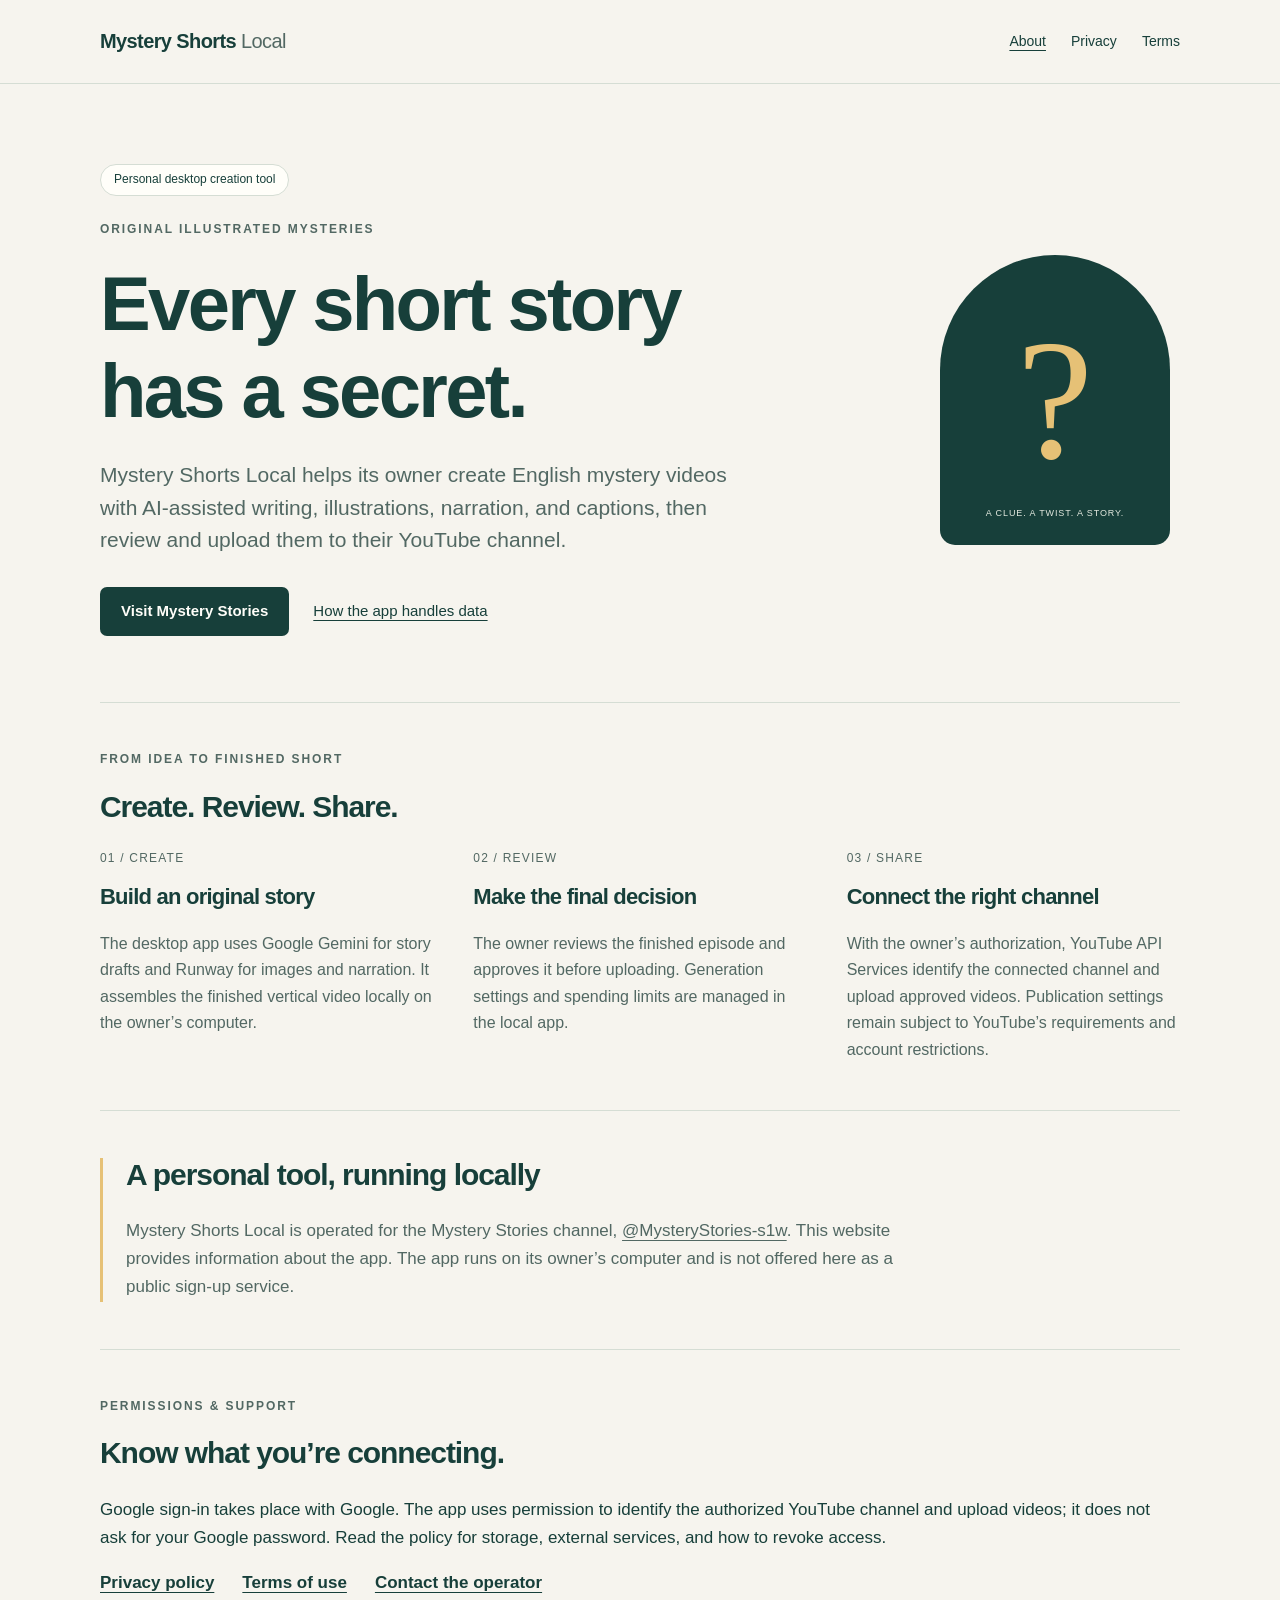
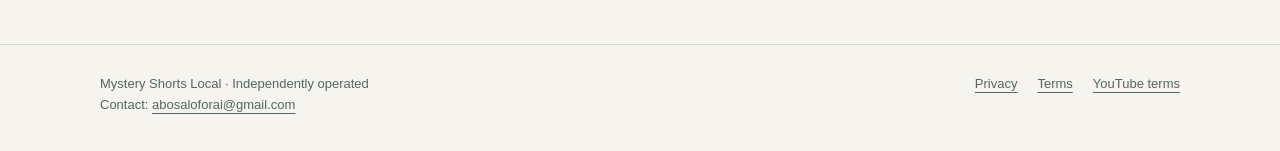
<file: index.html>
<!doctype html>
<html lang="en">
<head>
  <meta charset="utf-8">
  <meta name="viewport" content="width=device-width,initial-scale=1">
  <meta name="description" content="Mystery Shorts Local is a personal desktop tool for creating, reviewing, and uploading original illustrated mystery stories to YouTube.">
  <title>Mystery Shorts Local — Original stories, one twist at a time</title>
  <link rel="stylesheet" href="style.css">
</head>
<body>
<a class="skip" href="#main">Skip to content</a>
<header><div class="wrap bar"><a class="brand" href="index.html">Mystery Shorts <span>Local</span></a><nav aria-label="Main"><a href="index.html" aria-current="page">About</a><a href="privacy.html">Privacy</a><a href="terms.html">Terms</a></nav></div></header>
<main id="main" class="wrap">
  <section class="hero" aria-labelledby="title">
    <div><div class="badge">Personal desktop creation tool</div><p class="eyebrow">Original illustrated mysteries</p><h1 id="title">Every short story<br>has a secret.</h1><p class="lede">Mystery Shorts Local helps its owner create English mystery videos with AI-assisted writing, illustrations, narration, and captions, then review and upload them to their YouTube channel.</p><div class="actions"><a class="button" href="https://www.youtube.com/@MysteryStories-s1w">Visit Mystery Stories</a><a class="text-link" href="privacy.html">How the app handles data</a></div></div>
    <div class="seal" aria-hidden="true"></div>
  </section>
  <section class="section" aria-labelledby="process"><p class="eyebrow">From idea to finished short</p><h2 id="process">Create. Review. Share.</h2><div class="grid">
    <article><span class="number">01 / CREATE</span><h3>Build an original story</h3><p>The desktop app uses Google Gemini for story drafts and Runway for images and narration. It assembles the finished vertical video locally on the owner’s computer.</p></article>
    <article><span class="number">02 / REVIEW</span><h3>Make the final decision</h3><p>The owner reviews the finished episode and approves it before uploading. Generation settings and spending limits are managed in the local app.</p></article>
    <article><span class="number">03 / SHARE</span><h3>Connect the right channel</h3><p>With the owner’s authorization, YouTube API Services identify the connected channel and upload approved videos. Publication settings remain subject to YouTube’s requirements and account restrictions.</p></article>
  </div></section>
  <section class="section"><div class="note"><h2>A personal tool, running locally</h2><p>Mystery Shorts Local is operated for the Mystery Stories channel, <a href="https://www.youtube.com/@MysteryStories-s1w">@MysteryStories-s1w</a>. This website provides information about the app. The app runs on its owner’s computer and is not offered here as a public sign-up service.</p></div></section>
  <section class="section"><p class="eyebrow">Permissions &amp; support</p><h2>Know what you’re connecting.</h2><p>Google sign-in takes place with Google. The app uses permission to identify the authorized YouTube channel and upload videos; it does not ask for your Google password. Read the policy for storage, external services, and how to revoke access.</p><div class="policy-links"><a href="privacy.html">Privacy policy</a><a href="terms.html">Terms of use</a><a href="mailto:abosaloforai@gmail.com">Contact the operator</a></div></section>
</main>
<footer><div class="wrap footer-row"><p>Mystery Shorts Local · Independently operated<br>Contact: <a href="mailto:abosaloforai@gmail.com">abosaloforai@gmail.com</a></p><div class="footer-links"><a href="privacy.html">Privacy</a><a href="terms.html">Terms</a><a href="https://www.youtube.com/t/terms">YouTube terms</a></div></div></footer>
</body></html>
</file>
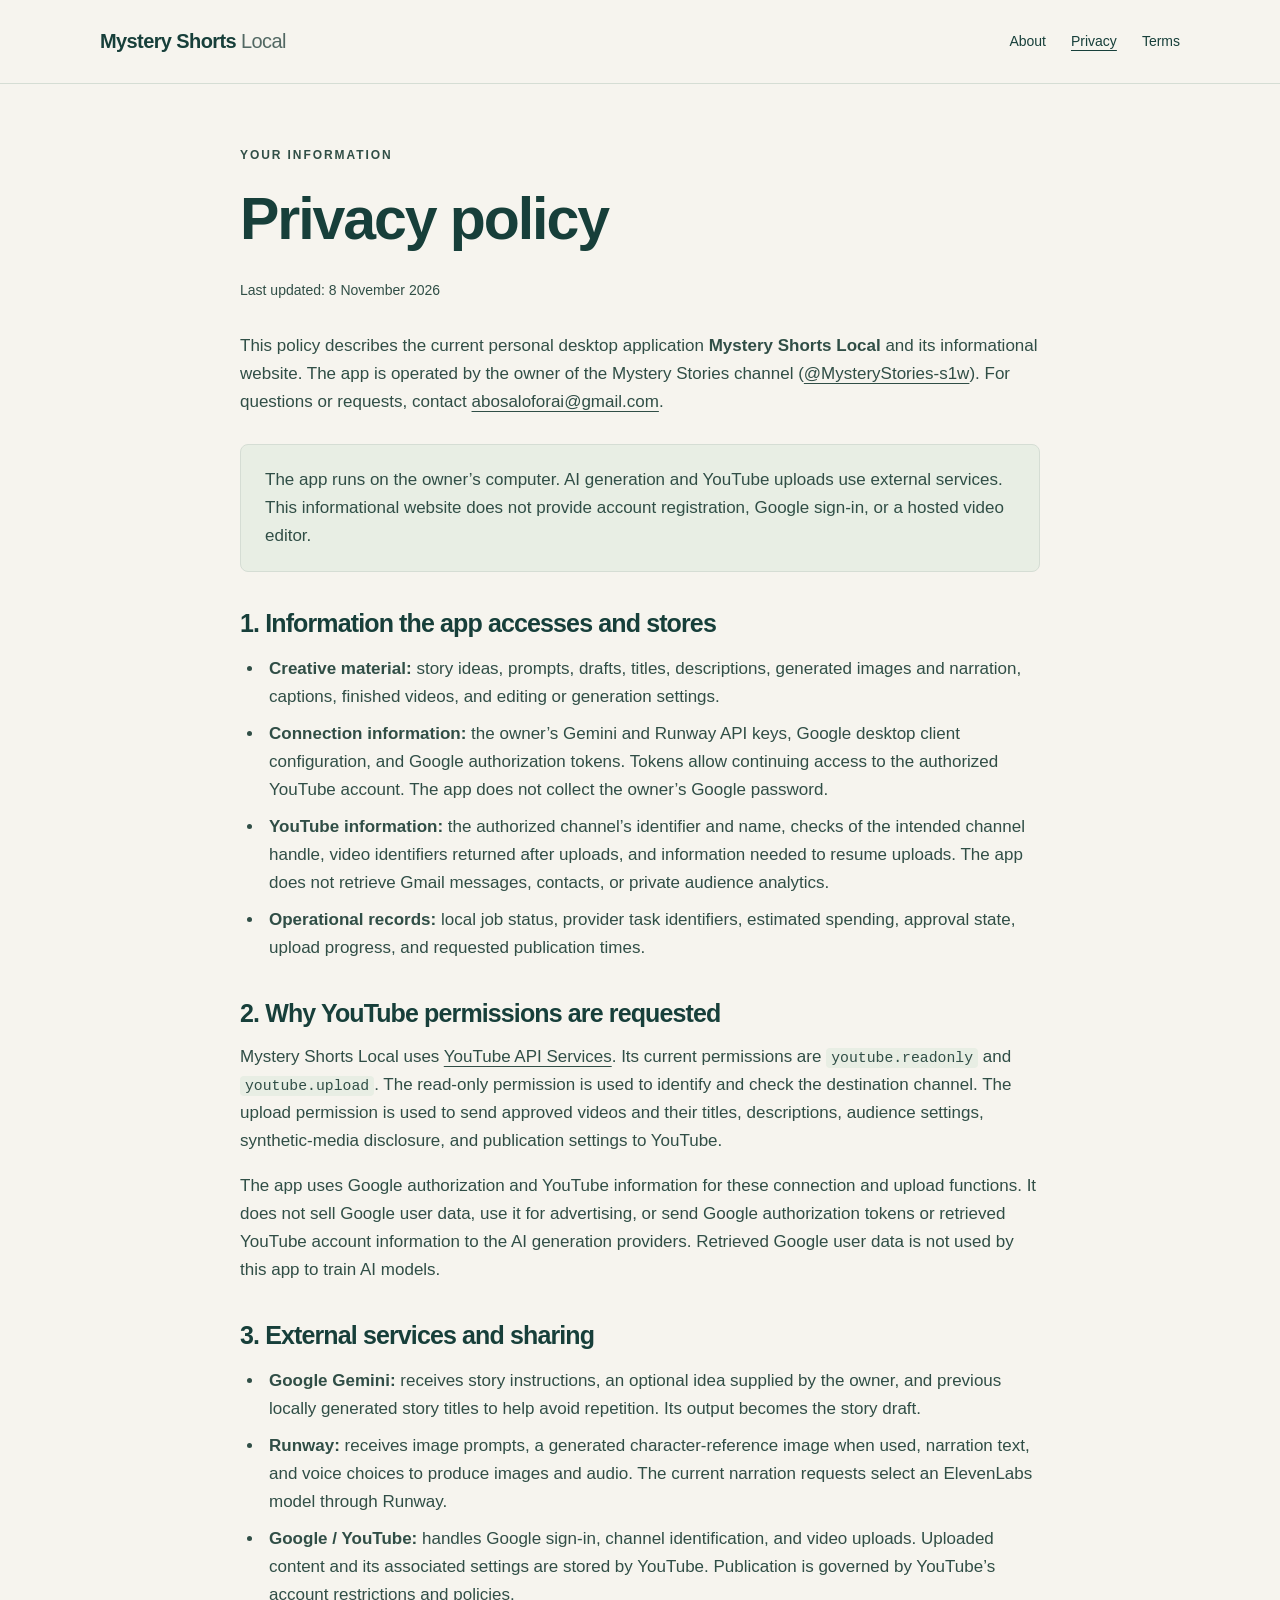
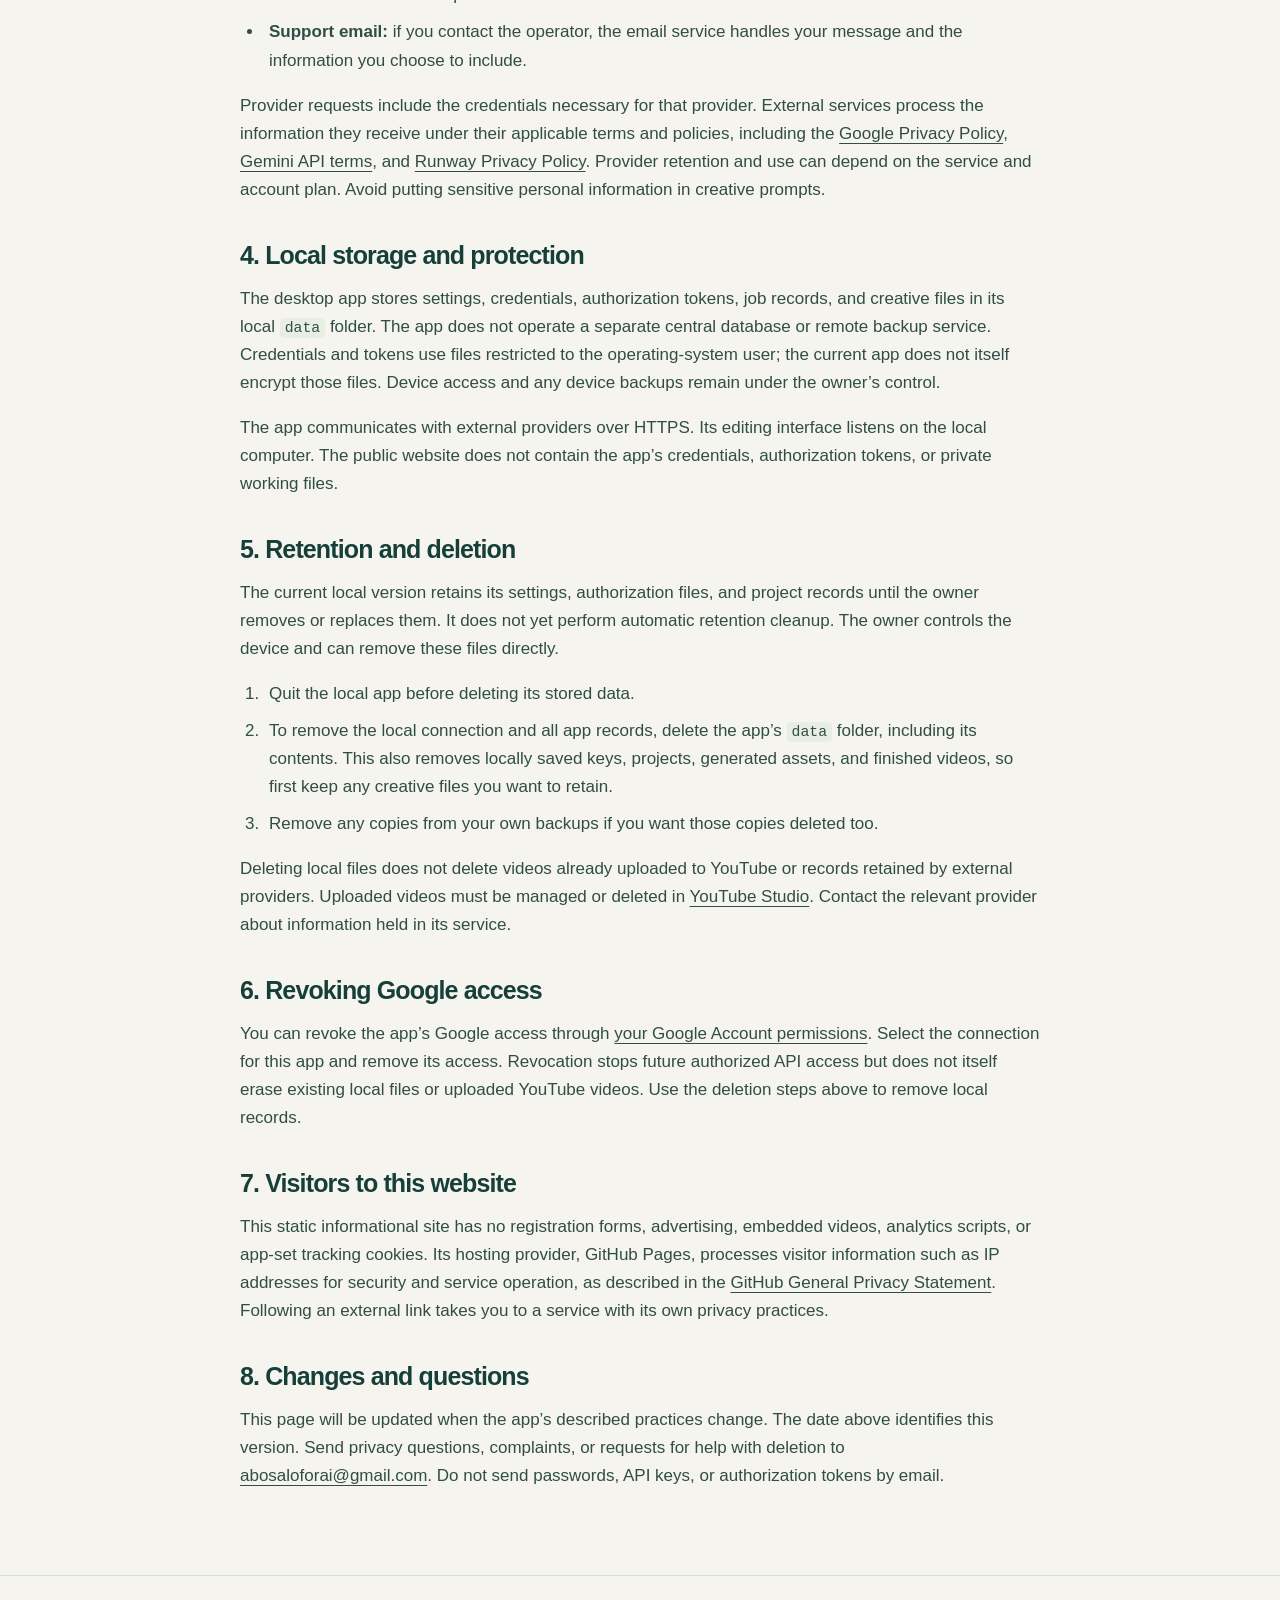
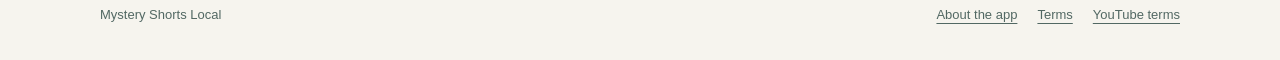
<file: privacy.html>
<!doctype html>
<html lang="en">
<head><meta charset="utf-8"><meta name="viewport" content="width=device-width,initial-scale=1"><meta name="description" content="How Mystery Shorts Local accesses, uses, stores, and shares information, including YouTube data and AI generation inputs."><title>Privacy policy — Mystery Shorts Local</title><link rel="stylesheet" href="style.css"></head>
<body>
<a class="skip" href="#main">Skip to content</a>
<header><div class="wrap bar"><a class="brand" href="index.html">Mystery Shorts <span>Local</span></a><nav aria-label="Main"><a href="index.html">About</a><a href="privacy.html" aria-current="page">Privacy</a><a href="terms.html">Terms</a></nav></div></header>
<main id="main" class="wrap document">
  <p class="eyebrow">Your information</p><h1>Privacy policy</h1><p class="date">Last updated: 8 November 2026</p>
  <p>This policy describes the current personal desktop application <strong>Mystery Shorts Local</strong> and its informational website. The app is operated by the owner of the Mystery Stories channel (<a href="https://www.youtube.com/@MysteryStories-s1w">@MysteryStories-s1w</a>). For questions or requests, contact <a href="mailto:abosaloforai@gmail.com">abosaloforai@gmail.com</a>.</p>
  <div class="callout"><p>The app runs on the owner’s computer. AI generation and YouTube uploads use external services. This informational website does not provide account registration, Google sign-in, or a hosted video editor.</p></div>
  <h2>1. Information the app accesses and stores</h2>
  <ul>
    <li><strong>Creative material:</strong> story ideas, prompts, drafts, titles, descriptions, generated images and narration, captions, finished videos, and editing or generation settings.</li>
    <li><strong>Connection information:</strong> the owner’s Gemini and Runway API keys, Google desktop client configuration, and Google authorization tokens. Tokens allow continuing access to the authorized YouTube account. The app does not collect the owner’s Google password.</li>
    <li><strong>YouTube information:</strong> the authorized channel’s identifier and name, checks of the intended channel handle, video identifiers returned after uploads, and information needed to resume uploads. The app does not retrieve Gmail messages, contacts, or private audience analytics.</li>
    <li><strong>Operational records:</strong> local job status, provider task identifiers, estimated spending, approval state, upload progress, and requested publication times.</li>
  </ul>
  <h2>2. Why YouTube permissions are requested</h2>
  <p>Mystery Shorts Local uses <a href="https://developers.google.com/youtube/v3">YouTube API Services</a>. Its current permissions are <code>youtube.readonly</code> and <code>youtube.upload</code>. The read-only permission is used to identify and check the destination channel. The upload permission is used to send approved videos and their titles, descriptions, audience settings, synthetic-media disclosure, and publication settings to YouTube.</p>
  <p>The app uses Google authorization and YouTube information for these connection and upload functions. It does not sell Google user data, use it for advertising, or send Google authorization tokens or retrieved YouTube account information to the AI generation providers. Retrieved Google user data is not used by this app to train AI models.</p>
  <h2>3. External services and sharing</h2>
  <ul>
    <li><strong>Google Gemini:</strong> receives story instructions, an optional idea supplied by the owner, and previous locally generated story titles to help avoid repetition. Its output becomes the story draft.</li>
    <li><strong>Runway:</strong> receives image prompts, a generated character-reference image when used, narration text, and voice choices to produce images and audio. The current narration requests select an ElevenLabs model through Runway.</li>
    <li><strong>Google / YouTube:</strong> handles Google sign-in, channel identification, and video uploads. Uploaded content and its associated settings are stored by YouTube. Publication is governed by YouTube’s account restrictions and policies.</li>
    <li><strong>Support email:</strong> if you contact the operator, the email service handles your message and the information you choose to include.</li>
  </ul>
  <p>Provider requests include the credentials necessary for that provider. External services process the information they receive under their applicable terms and policies, including the <a href="https://policies.google.com/privacy">Google Privacy Policy</a>, <a href="https://ai.google.dev/gemini-api/terms">Gemini API terms</a>, and <a href="https://runwayml.com/privacy-policy">Runway Privacy Policy</a>. Provider retention and use can depend on the service and account plan. Avoid putting sensitive personal information in creative prompts.</p>
  <h2>4. Local storage and protection</h2>
  <p>The desktop app stores settings, credentials, authorization tokens, job records, and creative files in its local <code>data</code> folder. The app does not operate a separate central database or remote backup service. Credentials and tokens use files restricted to the operating-system user; the current app does not itself encrypt those files. Device access and any device backups remain under the owner’s control.</p>
  <p>The app communicates with external providers over HTTPS. Its editing interface listens on the local computer. The public website does not contain the app’s credentials, authorization tokens, or private working files.</p>
  <h2>5. Retention and deletion</h2>
  <p>The current local version retains its settings, authorization files, and project records until the owner removes or replaces them. It does not yet perform automatic retention cleanup. The owner controls the device and can remove these files directly.</p>
  <ol>
    <li>Quit the local app before deleting its stored data.</li>
    <li>To remove the local connection and all app records, delete the app’s <code>data</code> folder, including its contents. This also removes locally saved keys, projects, generated assets, and finished videos, so first keep any creative files you want to retain.</li>
    <li>Remove any copies from your own backups if you want those copies deleted too.</li>
  </ol>
  <p>Deleting local files does not delete videos already uploaded to YouTube or records retained by external providers. Uploaded videos must be managed or deleted in <a href="https://studio.youtube.com/">YouTube Studio</a>. Contact the relevant provider about information held in its service.</p>
  <h2>6. Revoking Google access</h2>
  <p>You can revoke the app’s Google access through <a href="https://myaccount.google.com/permissions">your Google Account permissions</a>. Select the connection for this app and remove its access. Revocation stops future authorized API access but does not itself erase existing local files or uploaded YouTube videos. Use the deletion steps above to remove local records.</p>
  <h2>7. Visitors to this website</h2>
  <p>This static informational site has no registration forms, advertising, embedded videos, analytics scripts, or app-set tracking cookies. Its hosting provider, GitHub Pages, processes visitor information such as IP addresses for security and service operation, as described in the <a href="https://docs.github.com/en/site-policy/privacy-policies/github-general-privacy-statement">GitHub General Privacy Statement</a>. Following an external link takes you to a service with its own privacy practices.</p>
  <h2>8. Changes and questions</h2>
  <p>This page will be updated when the app’s described practices change. The date above identifies this version. Send privacy questions, complaints, or requests for help with deletion to <a href="mailto:abosaloforai@gmail.com">abosaloforai@gmail.com</a>. Do not send passwords, API keys, or authorization tokens by email.</p>
</main>
<footer><div class="wrap footer-row"><p>Mystery Shorts Local</p><div class="footer-links"><a href="index.html">About the app</a><a href="terms.html">Terms</a><a href="https://www.youtube.com/t/terms">YouTube terms</a></div></div></footer>
</body></html>
</file>
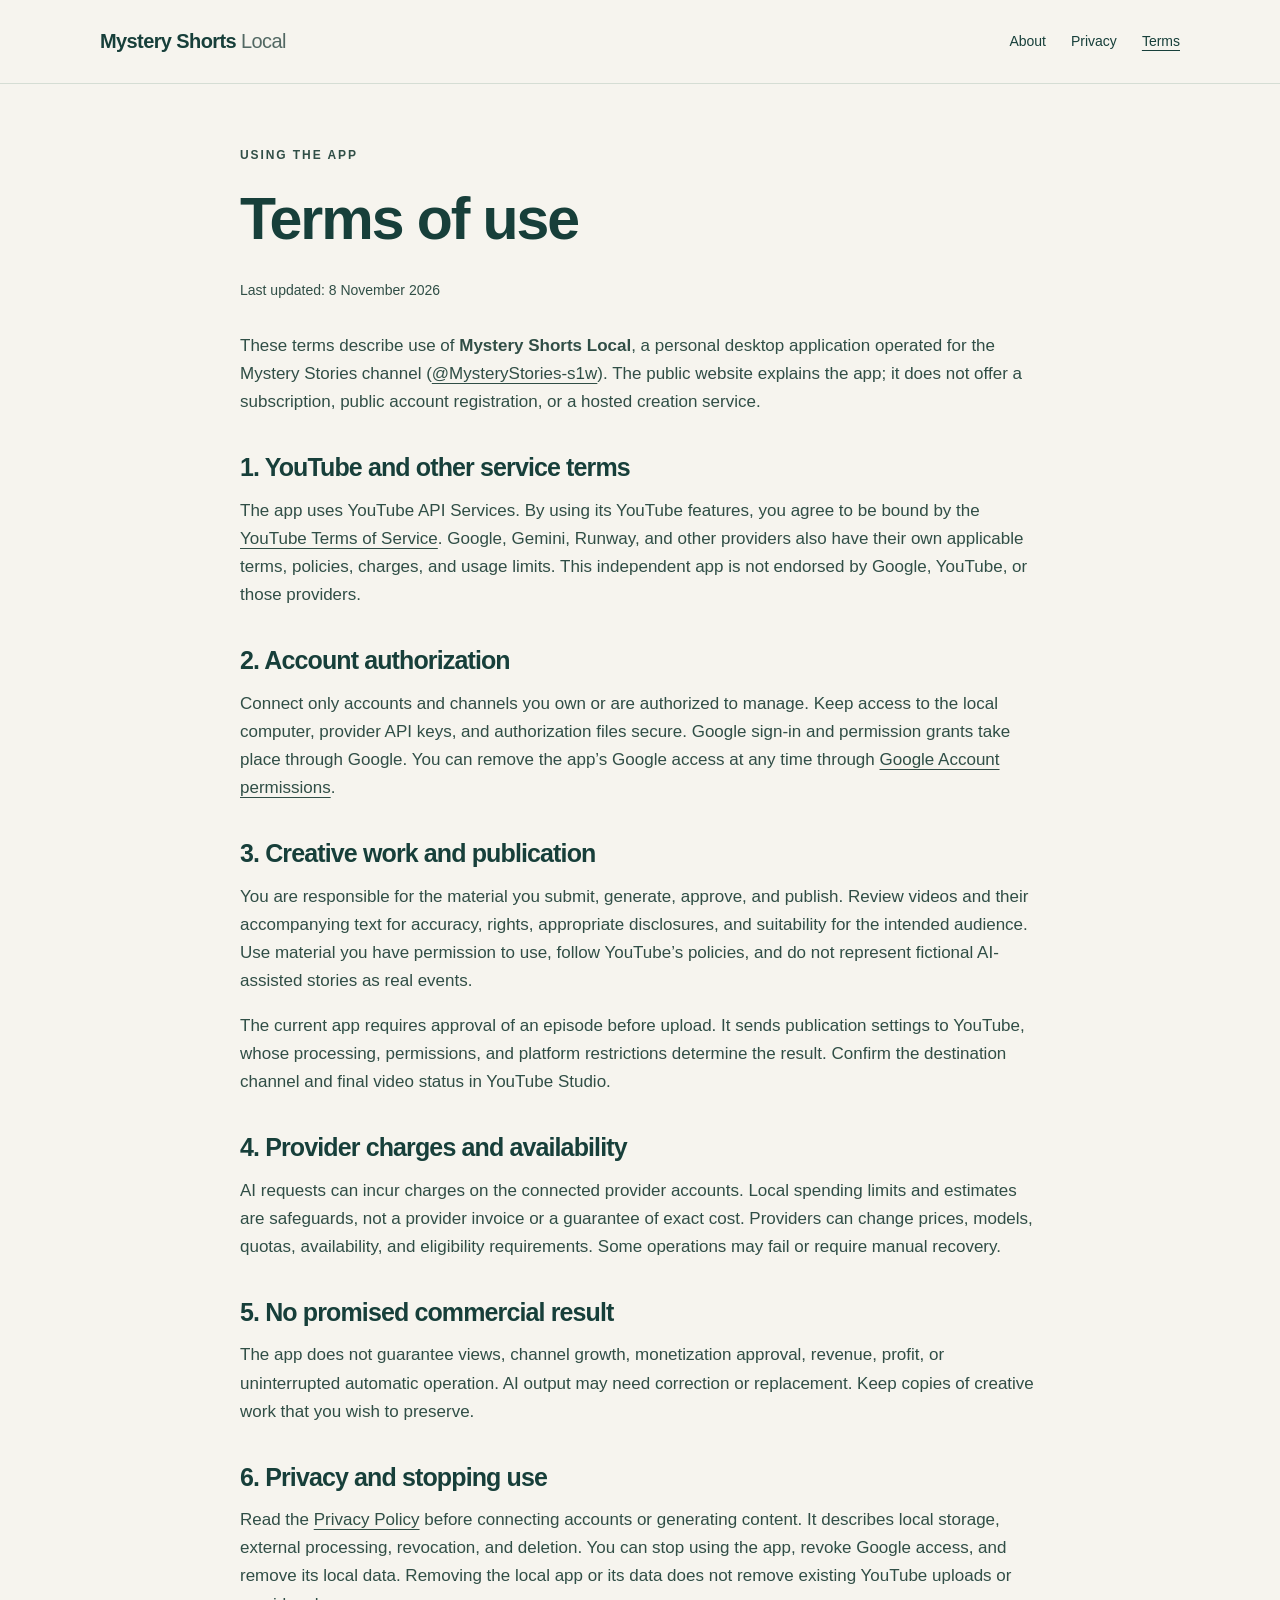
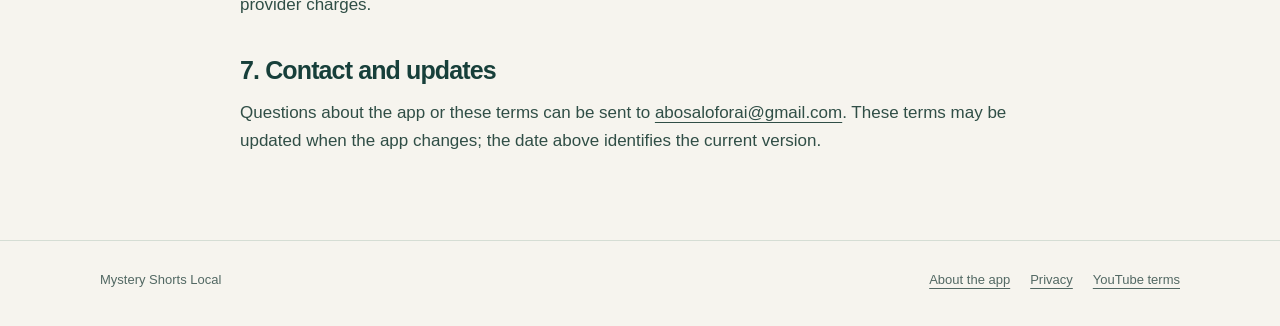
<file: terms.html>
<!doctype html>
<html lang="en">
<head><meta charset="utf-8"><meta name="viewport" content="width=device-width,initial-scale=1"><meta name="description" content="Terms for the personal Mystery Shorts Local desktop application and its YouTube integration."><title>Terms of use — Mystery Shorts Local</title><link rel="stylesheet" href="style.css"></head>
<body>
<a class="skip" href="#main">Skip to content</a>
<header><div class="wrap bar"><a class="brand" href="index.html">Mystery Shorts <span>Local</span></a><nav aria-label="Main"><a href="index.html">About</a><a href="privacy.html">Privacy</a><a href="terms.html" aria-current="page">Terms</a></nav></div></header>
<main id="main" class="wrap document">
  <p class="eyebrow">Using the app</p><h1>Terms of use</h1><p class="date">Last updated: 8 November 2026</p>
  <p>These terms describe use of <strong>Mystery Shorts Local</strong>, a personal desktop application operated for the Mystery Stories channel (<a href="https://www.youtube.com/@MysteryStories-s1w">@MysteryStories-s1w</a>). The public website explains the app; it does not offer a subscription, public account registration, or a hosted creation service.</p>
  <h2>1. YouTube and other service terms</h2>
  <p>The app uses YouTube API Services. By using its YouTube features, you agree to be bound by the <a href="https://www.youtube.com/t/terms">YouTube Terms of Service</a>. Google, Gemini, Runway, and other providers also have their own applicable terms, policies, charges, and usage limits. This independent app is not endorsed by Google, YouTube, or those providers.</p>
  <h2>2. Account authorization</h2>
  <p>Connect only accounts and channels you own or are authorized to manage. Keep access to the local computer, provider API keys, and authorization files secure. Google sign-in and permission grants take place through Google. You can remove the app’s Google access at any time through <a href="https://myaccount.google.com/permissions">Google Account permissions</a>.</p>
  <h2>3. Creative work and publication</h2>
  <p>You are responsible for the material you submit, generate, approve, and publish. Review videos and their accompanying text for accuracy, rights, appropriate disclosures, and suitability for the intended audience. Use material you have permission to use, follow YouTube’s policies, and do not represent fictional AI-assisted stories as real events.</p>
  <p>The current app requires approval of an episode before upload. It sends publication settings to YouTube, whose processing, permissions, and platform restrictions determine the result. Confirm the destination channel and final video status in YouTube Studio.</p>
  <h2>4. Provider charges and availability</h2>
  <p>AI requests can incur charges on the connected provider accounts. Local spending limits and estimates are safeguards, not a provider invoice or a guarantee of exact cost. Providers can change prices, models, quotas, availability, and eligibility requirements. Some operations may fail or require manual recovery.</p>
  <h2>5. No promised commercial result</h2>
  <p>The app does not guarantee views, channel growth, monetization approval, revenue, profit, or uninterrupted automatic operation. AI output may need correction or replacement. Keep copies of creative work that you wish to preserve.</p>
  <h2>6. Privacy and stopping use</h2>
  <p>Read the <a href="privacy.html">Privacy Policy</a> before connecting accounts or generating content. It describes local storage, external processing, revocation, and deletion. You can stop using the app, revoke Google access, and remove its local data. Removing the local app or its data does not remove existing YouTube uploads or provider charges.</p>
  <h2>7. Contact and updates</h2>
  <p>Questions about the app or these terms can be sent to <a href="mailto:abosaloforai@gmail.com">abosaloforai@gmail.com</a>. These terms may be updated when the app changes; the date above identifies the current version.</p>
</main>
<footer><div class="wrap footer-row"><p>Mystery Shorts Local</p><div class="footer-links"><a href="index.html">About the app</a><a href="privacy.html">Privacy</a><a href="https://www.youtube.com/t/terms">YouTube terms</a></div></div></footer>
</body></html>
</file>
<file: style.css>
:root{--paper:#f6f4ee;--ink:#173f3a;--muted:#526863;--line:#d5ddd4;--accent:#e6c176;--white:#fffef9}
*{box-sizing:border-box}html{scroll-behavior:smooth}body{margin:0;background:var(--paper);color:var(--ink);font:17px/1.65 -apple-system,BlinkMacSystemFont,"Segoe UI",sans-serif}a{color:inherit;text-underline-offset:4px}a:hover{color:#476f55}a:focus-visible{outline:3px solid #9a6512;outline-offset:5px}.wrap{width:min(1080px,calc(100% - 64px));margin:auto}.skip{position:absolute;left:12px;top:-80px;padding:10px;background:white}.skip:focus{top:12px;z-index:3}header{border-bottom:1px solid var(--line)}.bar{display:flex;justify-content:space-between;align-items:center;gap:24px;padding:25px 0}.brand{font-weight:750;text-decoration:none;letter-spacing:-.03em;font-size:20px}.brand span{font-weight:400;color:var(--muted)}nav{display:flex;gap:25px;font-size:14px}nav a{text-decoration:none}nav a[aria-current=page]{text-decoration:underline}h1,h2,h3,p{margin-top:0}h1,h2,h3{line-height:1.15;letter-spacing:-.035em}h1{font-size:clamp(42px,6.5vw,76px);max-width:800px;margin-bottom:25px;font-weight:650}h2{font-size:30px}h3{font-size:22px}.eyebrow{text-transform:uppercase;letter-spacing:.16em;font-size:12px;font-weight:750;color:var(--muted);margin-bottom:20px}.hero{padding:80px 0 66px;display:grid;grid-template-columns:1fr 240px;gap:48px;align-items:center}.lede{max-width:650px;font-size:21px;color:var(--muted);line-height:1.55}.badge{display:inline-block;border:1px solid var(--line);border-radius:30px;padding:5px 13px;font-size:12px;margin-bottom:24px;background:var(--white)}.seal{width:230px;height:290px;background:var(--ink);border-radius:115px 115px 15px 15px;position:relative;display:grid;place-items:center}.seal:before{content:"?";font-family:Georgia,serif;font-size:172px;font-weight:400;color:var(--accent);line-height:1}.seal:after{content:"A CLUE. A TWIST. A STORY.";position:absolute;bottom:24px;color:#e3e9df;font-size:9px;letter-spacing:.1em}.actions{display:flex;align-items:center;gap:24px;flex-wrap:wrap;margin-top:30px}.button{display:inline-block;background:var(--ink);color:var(--white);padding:12px 21px;border-radius:7px;text-decoration:none;font-size:15px;font-weight:650}.button:hover{background:#2c5850;color:white}.text-link{font-size:15px}.section{border-top:1px solid var(--line);padding:47px 0}.grid{display:grid;grid-template-columns:repeat(3,1fr);gap:40px}.number{font-size:12px;letter-spacing:.1em;color:var(--muted);display:block;margin-bottom:15px}.grid p{color:var(--muted);font-size:16px;margin-bottom:0}.note{border-left:3px solid var(--accent);padding:0 0 0 23px;max-width:820px}.note p{color:var(--muted);margin-bottom:0}.policy-links{display:flex;gap:28px;flex-wrap:wrap;font-weight:600}.document{max-width:800px;padding:62px 0 68px}.document h1{font-size:clamp(40px,6vw,59px)}.document h2{font-size:25px;margin-top:37px;margin-bottom:15px}.document h3{font-size:20px;margin-top:28px}.document p,.document li{color:#304e46}.document ul,.document ol{padding-left:24px}.document li{padding-left:5px;margin:9px 0}.date{color:var(--muted);font-size:14px;margin-bottom:30px}.callout{background:#e8eee4;border:1px solid var(--line);padding:21px 24px;border-radius:8px;margin:28px 0}.callout p:last-child{margin-bottom:0}code{font-size:.87em;background:#e8eee4;padding:2px 5px;border-radius:4px;overflow-wrap:anywhere}footer{border-top:1px solid var(--line);padding:28px 0 35px;color:var(--muted);font-size:13px}.footer-row{display:flex;justify-content:space-between;gap:25px;flex-wrap:wrap}.footer-row p{margin:0}footer a{overflow-wrap:anywhere}.footer-links{display:flex;gap:20px;flex-wrap:wrap}
@media(max-width:720px){.wrap{width:calc(100% - 36px)}.bar{align-items:flex-start;flex-direction:column;gap:14px;padding:20px 0}nav{gap:24px}.hero{grid-template-columns:1fr;padding:45px 0;gap:0}.seal{display:none}.lede{font-size:19px}.grid{grid-template-columns:1fr;gap:30px}.section{padding:33px 0}.document{padding-top:40px}.document h2{font-size:24px}.actions{gap:18px}.callout{padding:18px}h1{font-size:46px}.footer-row{flex-direction:column;gap:15px}}
@media(prefers-reduced-motion:reduce){html{scroll-behavior:auto}}
</file>
